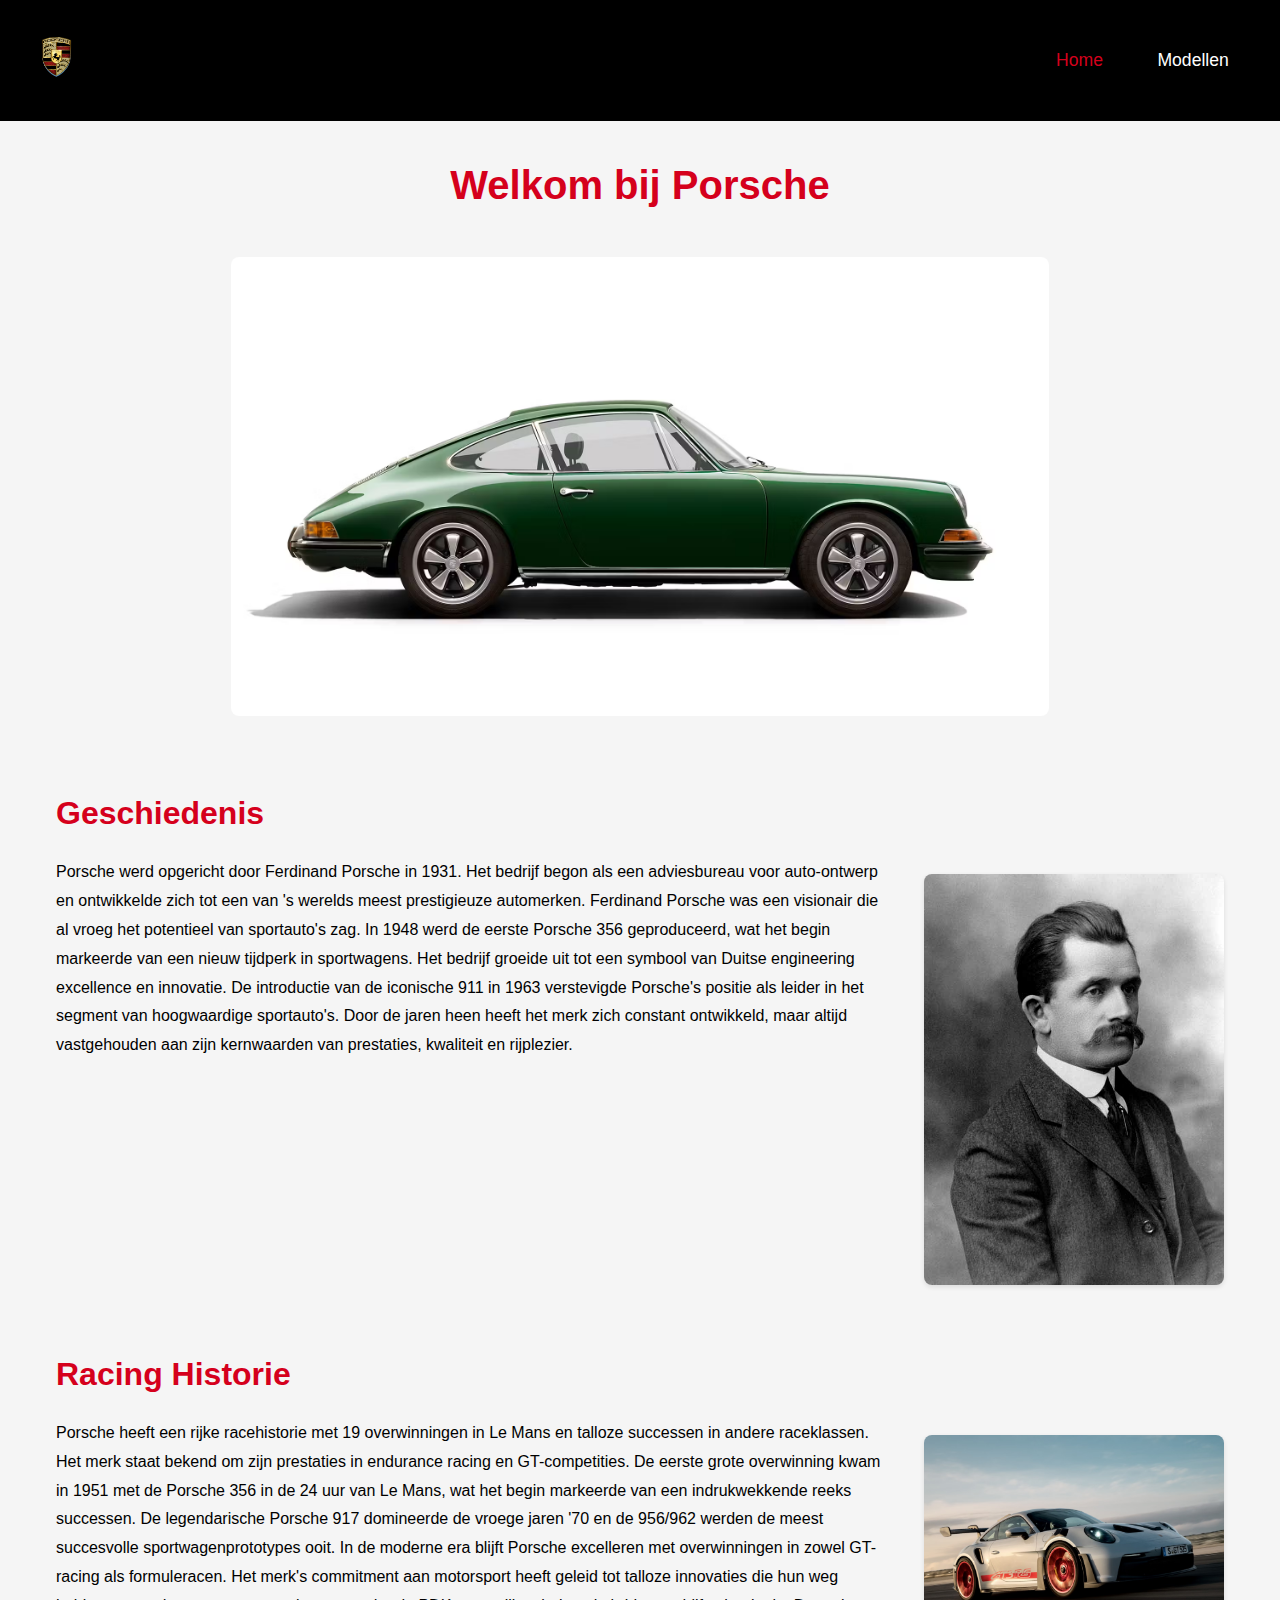
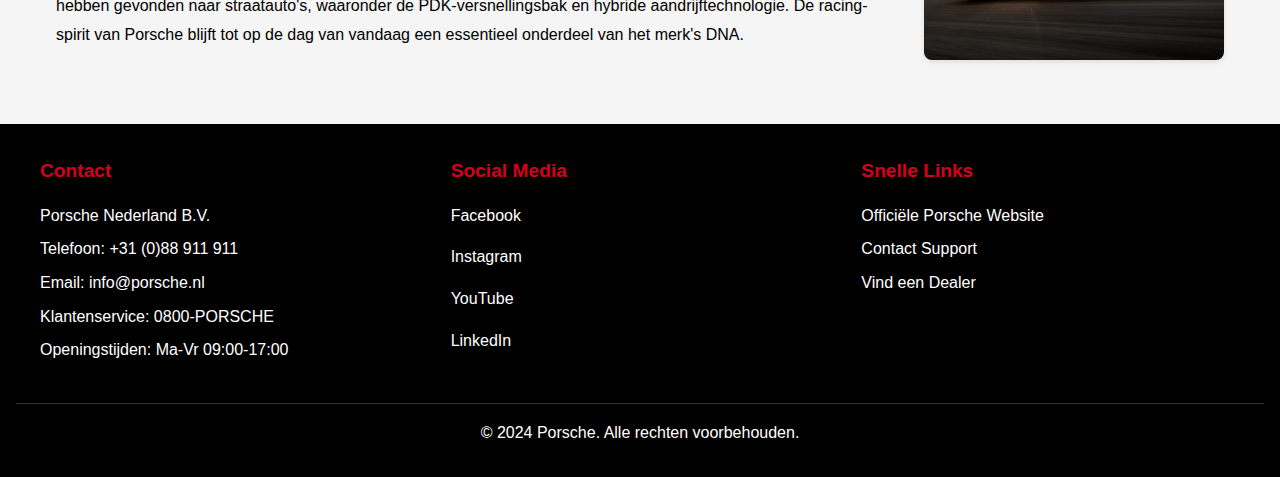
<file: index.html>
<!DOCTYPE html>
<html lang="en">
<head>
    <meta charset="UTF-8">
    <meta name="viewport" content="width=device-width, initial-scale=1.0">
    <title>Porsche - Home</title>
    <link rel="stylesheet" href="styles.css">
</head>
<body>
    <nav>
        <div class="logo">
            <img src="PorscheLOGO.webp" alt="Porsche Logo">
        </div>
        <ul>
            <li><a href="index.html" class="active">Home</a></li>
            <li><a href="page2.html">Modellen</a></li>
        </ul>
    </nav>

    <main>
        <section class="hero">
            <h1>Welkom bij Porsche</h1>
            <img src="PorscehClassic.avif" alt="Porsche Classic" class="hero-img">
        </section>

        <section class="history">
            <h2>Geschiedenis</h2>
            <div class="content-section">
                <p>Porsche werd opgericht door Ferdinand Porsche in 1931. Het bedrijf begon als een adviesbureau voor auto-ontwerp en ontwikkelde zich tot een van 's werelds meest prestigieuze automerken. Ferdinand Porsche was een visionair die al vroeg het potentieel van sportauto's zag. In 1948 werd de eerste Porsche 356 geproduceerd, wat het begin markeerde van een nieuw tijdperk in sportwagens. Het bedrijf groeide uit tot een symbool van Duitse engineering excellence en innovatie. De introductie van de iconische 911 in 1963 verstevigde Porsche's positie als leider in het segment van hoogwaardige sportauto's. Door de jaren heen heeft het merk zich constant ontwikkeld, maar altijd vastgehouden aan zijn kernwaarden van prestaties, kwaliteit en rijplezier.</p>
                <img src="Ferdinand_Porsche.jpg" alt="Ferdinand Porsche" class="history-img">
            </div>
        </section>

        <section class="racing">
            <h2>Racing Historie</h2>
            <div class="content-section">
                <p>Porsche heeft een rijke racehistorie met 19 overwinningen in Le Mans en talloze successen in andere raceklassen. Het merk staat bekend om zijn prestaties in endurance racing en GT-competities. De eerste grote overwinning kwam in 1951 met de Porsche 356 in de 24 uur van Le Mans, wat het begin markeerde van een indrukwekkende reeks successen. De legendarische Porsche 917 domineerde de vroege jaren '70 en de 956/962 werden de meest succesvolle sportwagenprototypes ooit. In de moderne era blijft Porsche excelleren met overwinningen in zowel GT-racing als formuleracen. Het merk's commitment aan motorsport heeft geleid tot talloze innovaties die hun weg hebben gevonden naar straatauto's, waaronder de PDK-versnellingsbak en hybride aandrijftechnologie. De racing-spirit van Porsche blijft tot op de dag van vandaag een essentieel onderdeel van het merk's DNA.</p>
                <img src="PorscheRacing.avif" alt="Porsche Racing" class="racing-img">
            </div>
        </section>
    </main>

    <footer>
        <div class="footer-content">
            <div class="footer-section">
                <h3>Contact</h3>
                <p>Porsche Nederland B.V.</p>
                <p>Telefoon: +31 (0)88 911 911</p>
                <p>Email: info@porsche.nl</p>
                <p>Klantenservice: 0800-PORSCHE</p>
                <p>Openingstijden: Ma-Vr 09:00-17:00</p>
            </div>

            <div class="footer-section">
                <h3>Social Media</h3>
                <div class="social-links">
                    <a href="https://www.facebook.com/porsche" target="_blank">Facebook</a>
                    <a href="https://www.instagram.com/porsche" target="_blank">Instagram</a>
                    <a href="https://www.youtube.com/user/Porsche" target="_blank">YouTube</a>
                    <a href="https://www.linkedin.com/company/porsche-ag" target="_blank">LinkedIn</a>
                </div>
            </div>

            <div class="footer-section">
                <h3>Snelle Links</h3>
                <a href="https://www.porsche.com/netherlands/" target="_blank">Officiële Porsche Website</a>
                <a href="https://www.porsche.com/netherlands/nl/contact/" target="_blank">Contact Support</a>
                <a href="https://www.porsche.com/netherlands/nl/dealers/" target="_blank">Vind een Dealer</a>
            </div>
        </div>
        <div class="footer-bottom">
            <p>&copy; 2024 Porsche. Alle rechten voorbehouden.</p>
        </div>
    </footer>
</body>
</html>
</file>
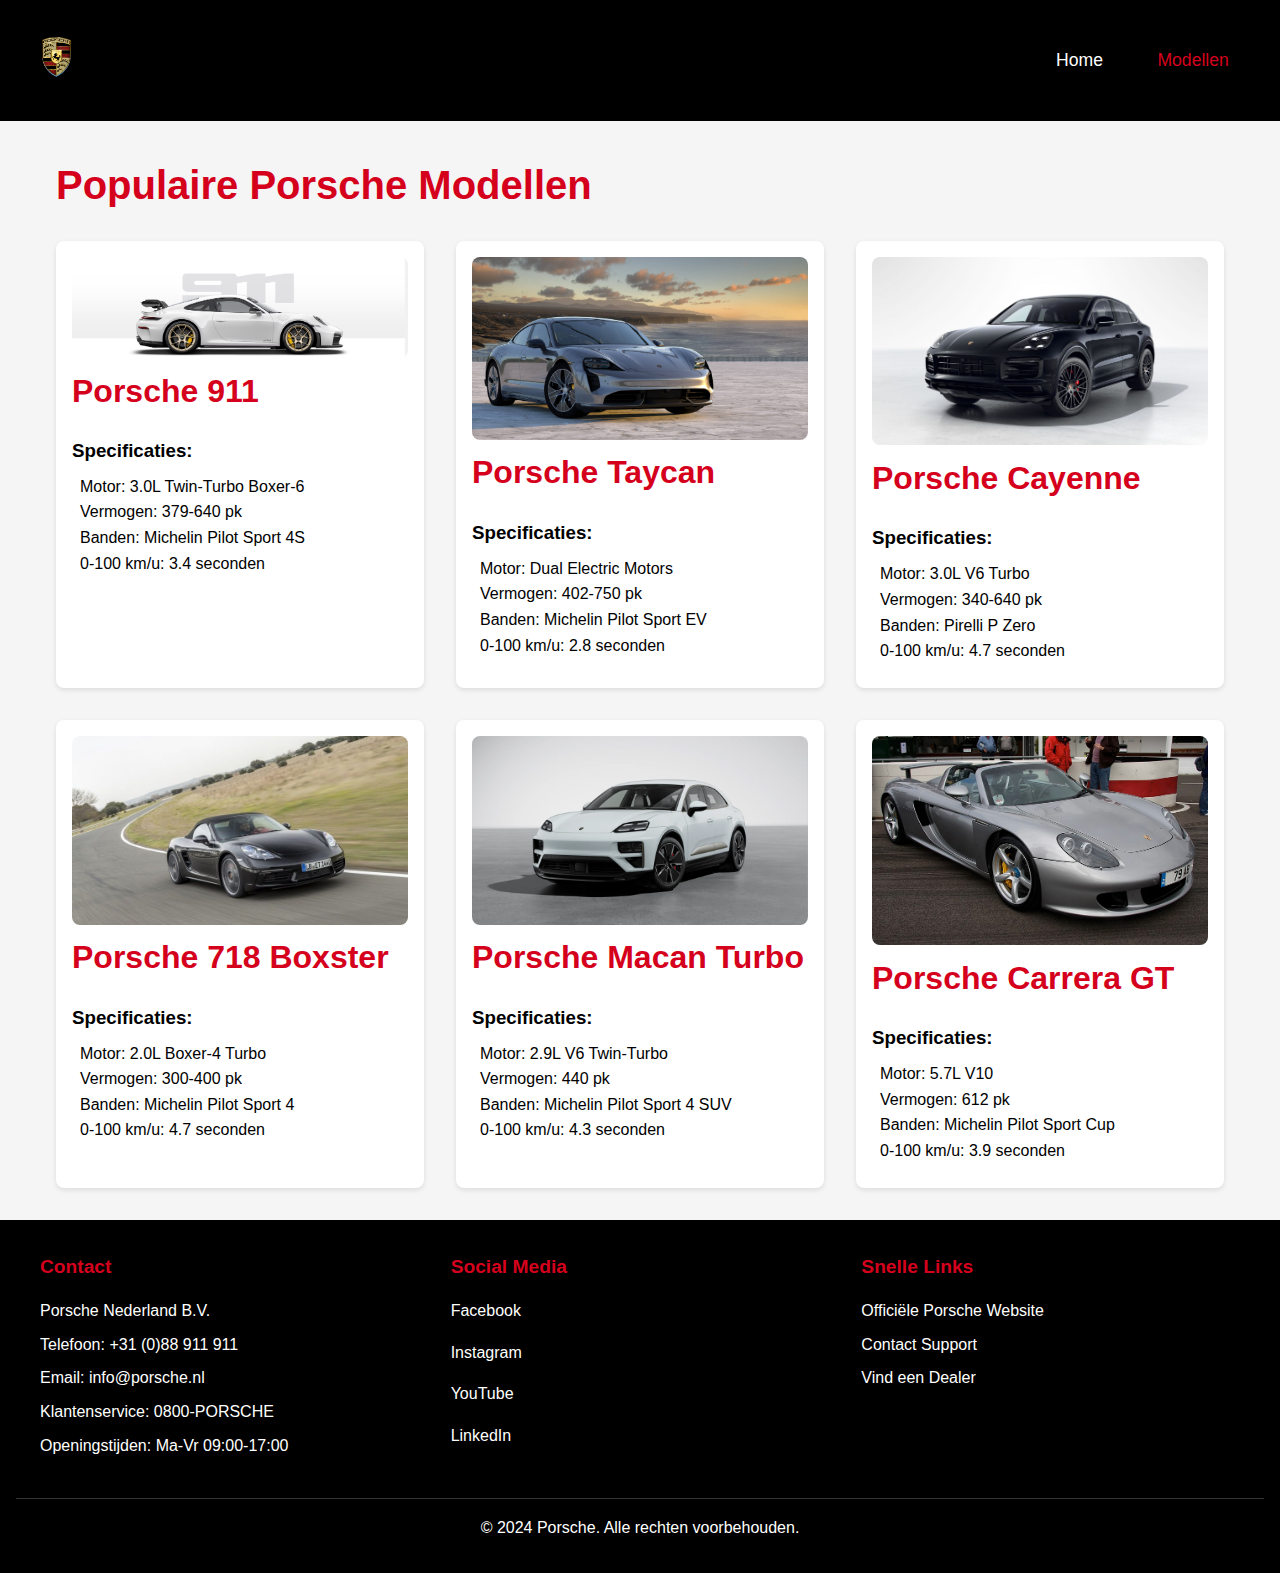
<file: page2.html>
<!DOCTYPE html>
<html lang="en">
<head>
    <meta charset="UTF-8">
    <meta name="viewport" content="width=device-width, initial-scale=1.0">
    <title>Porsche - Modellen</title>
    <link rel="stylesheet" href="styles.css">
</head>
<body>
    <nav>
        <div class="logo">
            <img src="PorscheLOGO.webp" alt="Porsche Logo">
        </div>
        <ul>
            <li><a href="index.html">Home</a></li>
            <li><a href="page2.html" class="active">Modellen</a></li>
        </ul>
    </nav>

    <main>
        <h1>Populaire Porsche Modellen</h1>

        <div class="model-grid">
            <div class="model-card">
                <img src="Porsche911.png" alt="Porsche 911">
                <h2>Porsche 911</h2>
                <div class="specs">
                    <h3>Specificaties:</h3>
                    <ul>
                        <li>Motor: 3.0L Twin-Turbo Boxer-6</li>
                        <li>Vermogen: 379-640 pk</li>
                        <li>Banden: Michelin Pilot Sport 4S</li>
                        <li>0-100 km/u: 3.4 seconden</li>
                    </ul>
                </div>
            </div>
            <div class="model-card">
                <img src="PorscheTaycan.jpg" alt="Porsche Taycan">
                <h2>Porsche Taycan</h2>
                <div class="specs">
                    <h3>Specificaties:</h3>
                    <ul>
                        <li>Motor: Dual Electric Motors</li>
                        <li>Vermogen: 402-750 pk</li>
                        <li>Banden: Michelin Pilot Sport EV</li>
                        <li>0-100 km/u: 2.8 seconden</li>
                    </ul>
                </div>
            </div>
            <div class="model-card">
                <img src="PorscheCayenne.jpg" alt="Porsche Cayenne">
                <h2>Porsche Cayenne</h2>
                <div class="specs">
                    <h3>Specificaties:</h3>
                    <ul>
                        <li>Motor: 3.0L V6 Turbo</li>
                        <li>Vermogen: 340-640 pk</li>
                        <li>Banden: Pirelli P Zero</li>
                        <li>0-100 km/u: 4.7 seconden</li>
                    </ul>
                </div>
            </div>
            <div class="model-card">
                <img src="porsche-718-boxster.jpeg" alt="Porsche 718 Boxster">
                <h2>Porsche 718 Boxster</h2>
                <div class="specs">
                    <h3>Specificaties:</h3>
                    <ul>
                        <li>Motor: 2.0L Boxer-4 Turbo</li>
                        <li>Vermogen: 300-400 pk</li>
                        <li>Banden: Michelin Pilot Sport 4</li>
                        <li>0-100 km/u: 4.7 seconden</li>
                    </ul>
                </div>
            </div>
            <div class="model-card">
                <img src="PorscheMacanTurbo.webp" alt="Porsche Macan Turbo">
                <h2>Porsche Macan Turbo</h2>
                <div class="specs">
                    <h3>Specificaties:</h3>
                    <ul>
                        <li>Motor: 2.9L V6 Twin-Turbo</li>
                        <li>Vermogen: 440 pk</li>
                        <li>Banden: Michelin Pilot Sport 4 SUV</li>
                        <li>0-100 km/u: 4.3 seconden</li>
                    </ul>
                </div>
            </div>
            <div class="model-card">
                <img src="PorscheCarreraGT.jpg" alt="Porsche Carrera GT">
                <h2>Porsche Carrera GT</h2>
                <div class="specs">
                    <h3>Specificaties:</h3>
                    <ul>
                        <li>Motor: 5.7L V10</li>
                        <li>Vermogen: 612 pk</li>
                        <li>Banden: Michelin Pilot Sport Cup</li>
                        <li>0-100 km/u: 3.9 seconden</li>
                    </ul>
                </div>
            </div>
        </div>
    </main>

    <footer>
        <div class="footer-content">
            <div class="footer-section">
                <h3>Contact</h3>
                <p>Porsche Nederland B.V.</p>
                <p>Telefoon: +31 (0)88 911 911</p>
                <p>Email: info@porsche.nl</p>
                <p>Klantenservice: 0800-PORSCHE</p>
                <p>Openingstijden: Ma-Vr 09:00-17:00</p>
            </div>

            <div class="footer-section">
                <h3>Social Media</h3>
                <div class="social-links">
                    <a href="https://www.facebook.com/porsche" target="_blank">Facebook</a>
                    <a href="https://www.instagram.com/porsche" target="_blank">Instagram</a>
                    <a href="https://www.youtube.com/user/Porsche" target="_blank">YouTube</a>
                    <a href="https://www.linkedin.com/company/porsche-ag" target="_blank">LinkedIn</a>
                </div>
            </div>

            <div class="footer-section">
                <h3>Snelle Links</h3>
                <a href="https://www.porsche.com/netherlands/" target="_blank">Officiële Porsche Website</a>
                <a href="https://www.porsche.com/netherlands/nl/contact/" target="_blank">Contact Support</a>
                <a href="https://www.porsche.com/netherlands/nl/dealers/" target="_blank">Vind een Dealer</a>
            </div>
        </div>
        <div class="footer-bottom">
            <p>&copy; 2024 Porsche. Alle rechten voorbehouden.</p>
        </div>
    </footer>
</body>
</html>
</file>
<file: styles.css>
/* Algemene stijlen */
* {
    margin: 0;
    padding: 0;
    box-sizing: border-box;
}

body {
    font-family: Arial, sans-serif;
    line-height: 1.6;
    background-color: #f5f5f5;
}

/* Navigatie */
nav {
    background-color: #000;
    padding: 1.5rem;
    display: flex;
    justify-content: space-between;
    align-items: center;
}

.logo img {
    height: 65px;
}

nav ul {
    display: flex;
    list-style: none;
}

nav ul li a {
    color: white;
    text-decoration: none;
    padding: 0.7rem 1.2rem;
    margin: 0 0.5rem;
    font-size: 1.1rem;
}

nav ul li a:hover, nav ul li a.active {
    color: #D5001C;
}

/* Main content */
main {
    max-width: 1200px;
    margin: 2rem auto;
    padding: 0 1rem;
}

.hero {
    text-align: center;
    margin-bottom: 3rem;
}

.hero-img {
    max-width: 70%;
    height: auto;
    margin: 1rem auto;
    border-radius: 8px;
}

.history-img, .racing-img {
    max-width: 90%;
    height: auto;
    margin: 1rem auto;
    border-radius: 8px;
}

section {
    margin-bottom: 3rem;
}

h1 {
    font-size: 2.5rem;
    color: #D5001C;
    margin-bottom: 1.5rem;
}

h2 {
    font-size: 2rem;
    color: #D5001C;
    margin-bottom: 1.2rem;
}

/* Model cards */
.model-grid {
    display: grid;
    grid-template-columns: repeat(auto-fit, minmax(300px, 1fr));
    gap: 2rem;
}

.model-card {
    background: white;
    padding: 1rem;
    border-radius: 8px;
    box-shadow: 0 2px 5px rgba(0,0,0,0.1);
}

.model-card img {
    width: 100%;
    height: auto;
    border-radius: 8px;
}

.specs {
    margin-top: 1rem;
}

.specs ul {
    list-style: none;
    padding: 0.5rem;
}

/* Footer */
footer {
    background-color: #000;
    color: white;
    padding: 2rem 1rem;
    margin-top: 2rem;
}

.footer-content {
    max-width: 1200px;
    margin: 0 auto;
    display: grid;
    grid-template-columns: repeat(auto-fit, minmax(250px, 1fr));
    gap: 2rem;
    padding-bottom: 2rem;
}

.footer-section h3 {
    color: #D5001C;
    margin-bottom: 1rem;
    font-size: 1.2rem;
}

.footer-section p {
    margin-bottom: 0.5rem;
}

.social-links {
    display: flex;
    flex-direction: column;
    gap: 0.5rem;
}

.footer-section a {
    color: white;
    text-decoration: none;
    display: block;
    margin-bottom: 0.5rem;
    transition: color 0.3s ease;
}

.footer-section a:hover {
    color: #D5001C;
}

.footer-bottom {
    text-align: center;
    padding-top: 1rem;
    border-top: 1px solid #333;
}

.content-section {
    display: flex;
    align-items: start;
    gap: 2rem;
    margin-bottom: 2rem;
}

.content-section p {
    flex: 2;
    line-height: 1.8;
}

.content-section img {
    flex: 1;
    max-width: 300px;
    height: auto;
    border-radius: 8px;
    box-shadow: 0 2px 5px rgba(0,0,0,0.1);
}
</file>
